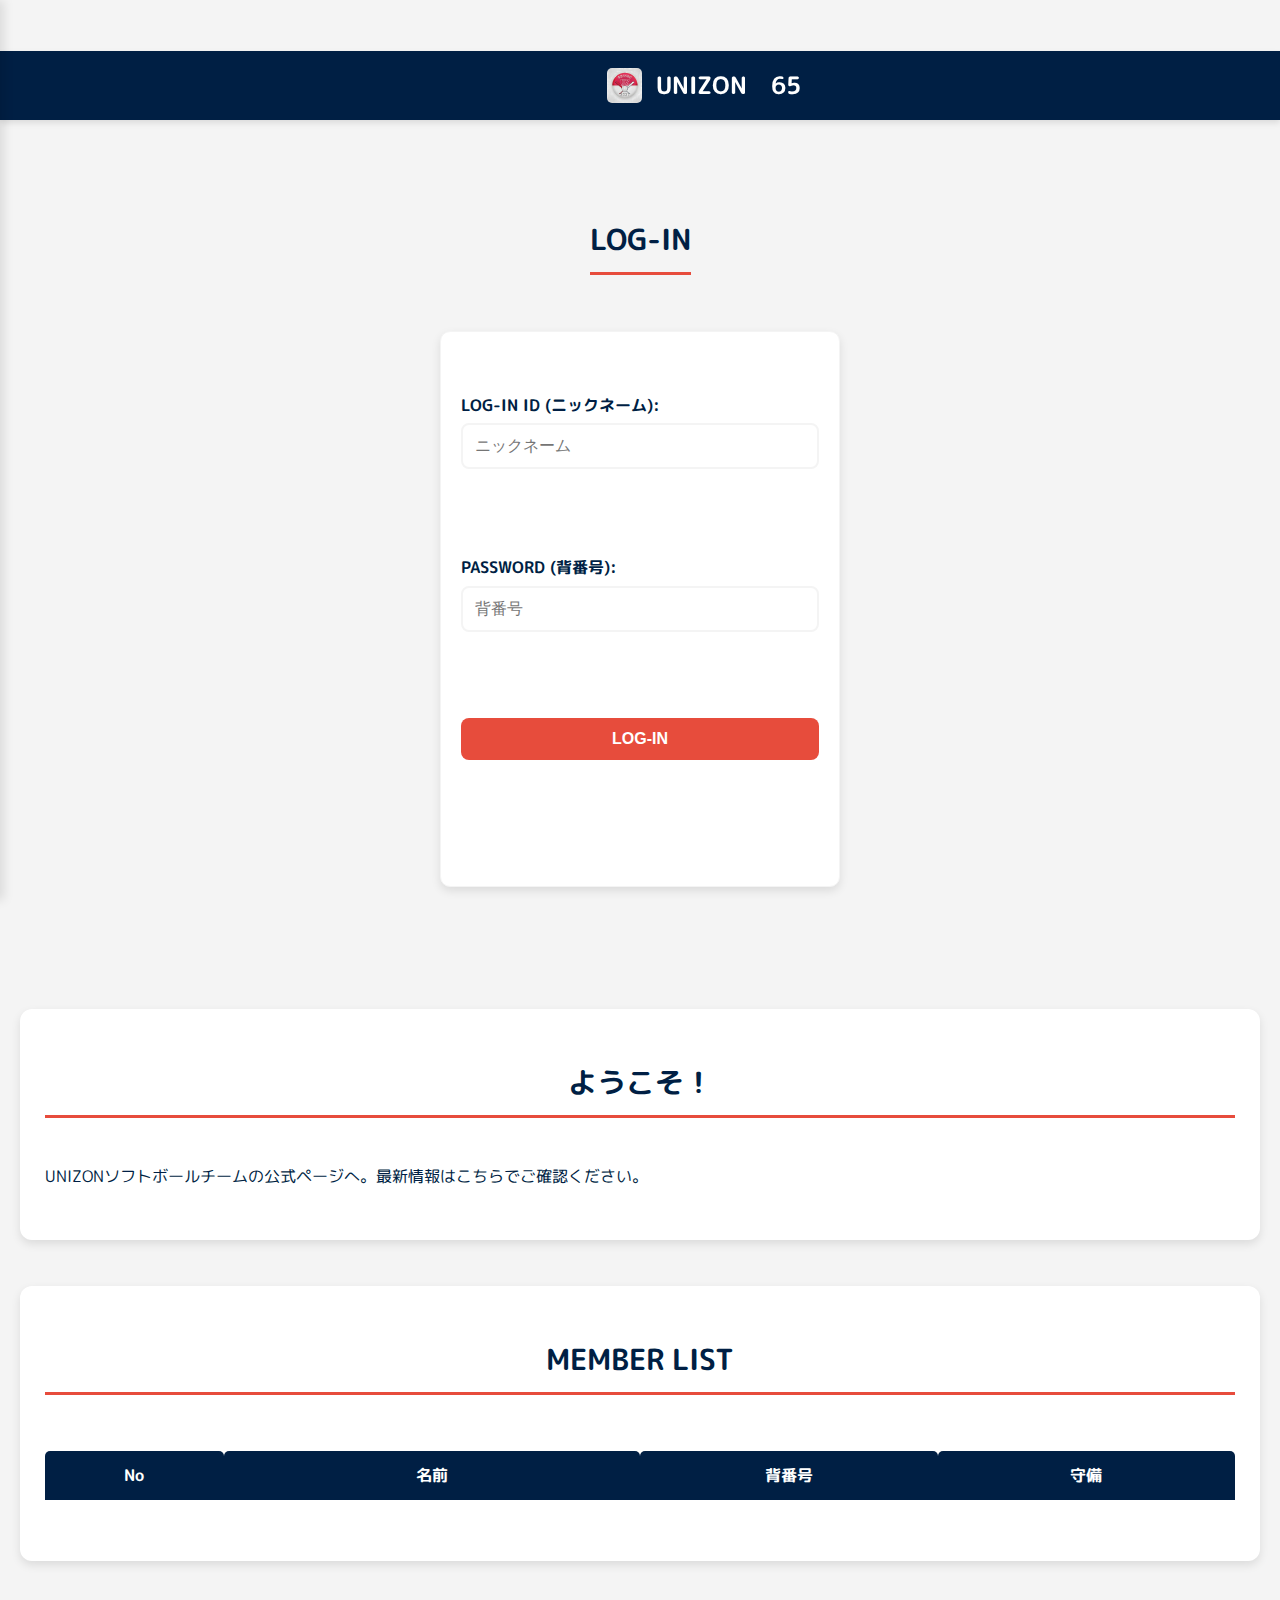
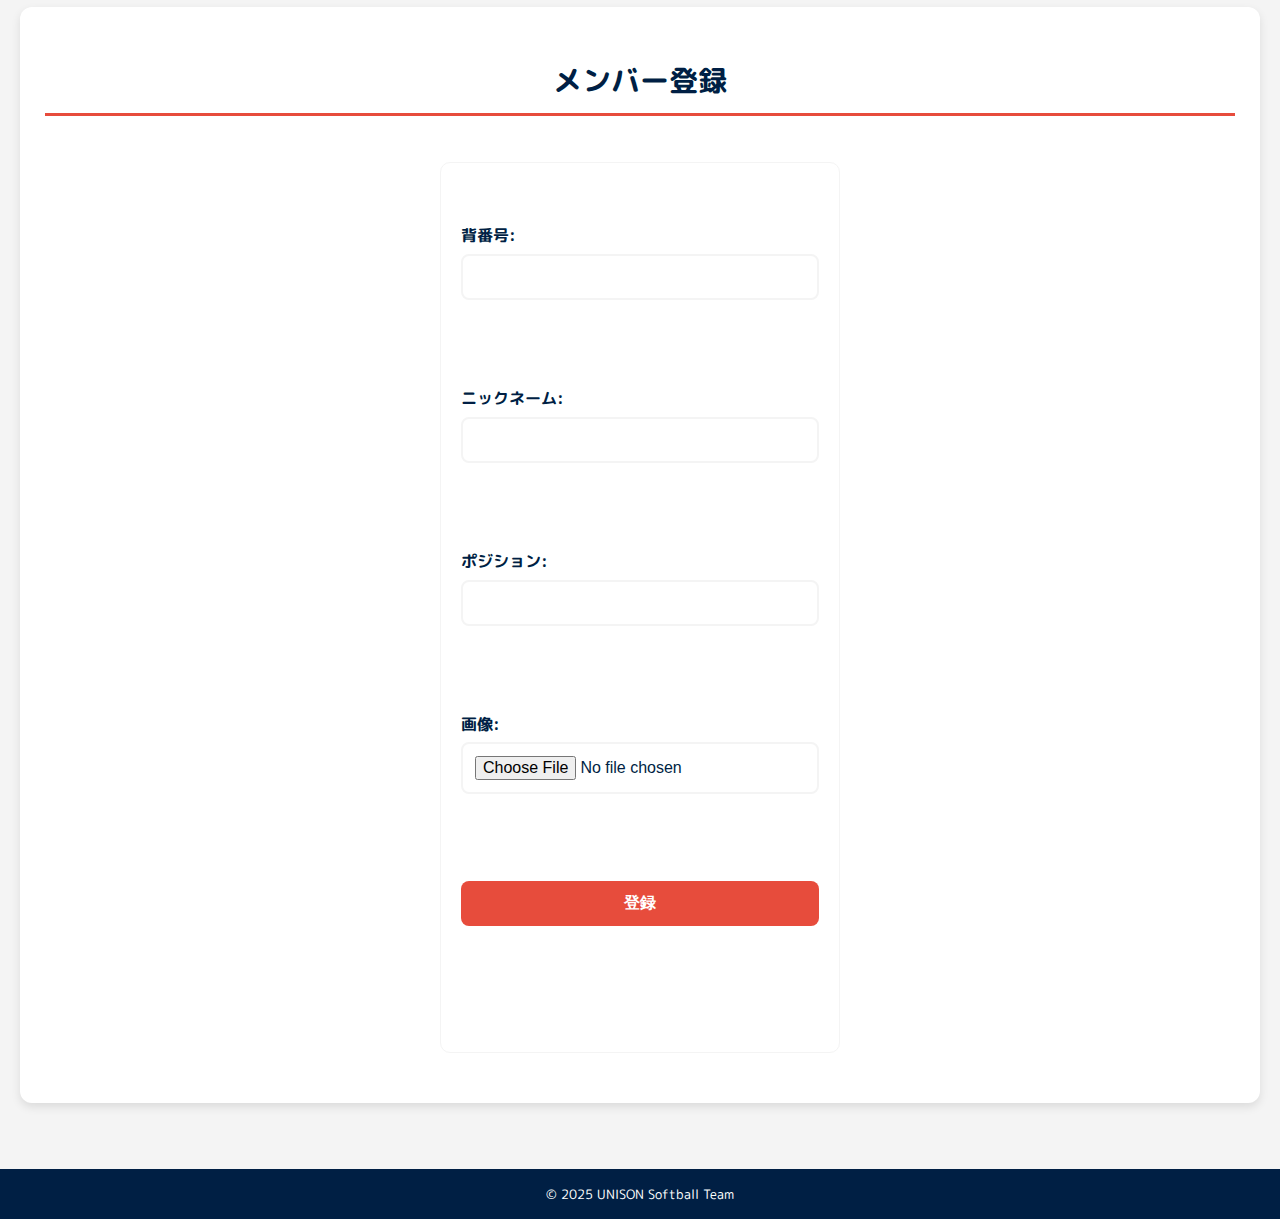
<file: index.html>
<!DOCTYPE html>
<html lang="ja">
<head>
  <meta charset="UTF-8">
  <meta name="viewport" content="width=device-width, initial-scale=1.0">
  <title>UNIZON Softball Team</title>

  <link rel="stylesheet" href="style.css">

      <link rel="apple-touch-icon" sizes="180x180" href="https://drive.google.com/uc?id=156gtF9-CKGRU9LHQQAixrCehq52Cx4Ra&alt=media">

      <link rel="icon" type="image/png" sizes="192x192" href="https://drive.google.com/uc?id=156gtF9-CKGRU9LHQQAixrCehq52Cx4Ra&alt=media">

  <meta name="msapplication-TileColor" content="#001f44"> 
    <meta name="msapplication-TileImage" content="https://drive.google.com/uc?id=156gtF9-CKGRU9LHQQAixrCehq52Cx4Ra&alt=media">

  <meta name="theme-color" content="#001f44">
</head>
<body>

<nav id="sideMenu">
  <h2>MENU</h2>
  <button class="menu-item" onclick="navigate('home')">HOME</button>
  <button class="menu-item" onclick="navigate('members')">MEMBER</button>
  <button id="menuRegister" class="menu-item" onclick="navigate('register')" style="display:none;">
    メンバー登録
  </button>  <button class="menu-item" onclick="logout()">LOG-OUT</button>

</nav>

<div id="overlay" onclick="closeMenu()"></div>

<div id="app">
  <header>
    <button id="hamburger" onclick="toggleMenu()" style="display:none;">
      <div class="bar"></div>
      <div class="bar"></div>
      <div class="bar"></div>
    </button>
    <h1> 
            <img src="images/teams-r.jpg" alt="Team Logo" class="header-logo" id="headerLogo"><p>&nbsp; UNIZON　65</p>
    </h1>
  </header>

  <main>
    <div id="login" class="page active">
      <h2>LOG-IN</h2>
      <form id="loginForm" class="form-container">
        <label>LOG-IN ID (ニックネーム):
          <input type="text" name="login_nickname" required 
            placeholder="ニックネーム" 
            pattern="[a-zA-Z0-9\_]*" 
            title="半角英数字とハイフン、アンダースコアのみ使用できます"
          >
        </label>
        <label>PASSWORD (背番号):
          <input type="password" name="login_number" required
            placeholder="背番号"
            inputmode="numeric"
            pattern="[0-9]*" 
            title="半角数字のみ使用できます"
          >
        </label>
        <button type="submit">LOG-IN</button>
        <p id="loginMessage" class="error-message"></p>
      </form>
    </div>
    
    <div id="home" class="page">
      <h2>ようこそ！</h2>
      <p>UNIZONソフトボールチームの公式ページへ。最新情報はこちらでご確認ください。</p>
    </div>

    <div id="members" class="page">
      <h2>MEMBER LIST</h2>
      <table>
        <thead>
          <tr>
            <th>No</th>
            <th>名前</th>
            <th>背番号</th>
            <th>守備</th>
          </tr>
        </thead>
        <tbody id="memberTable"></tbody>
      </table>
    </div>

    <div id="register" class="page">
      <h2 id="registerHeader">メンバー登録</h2> 
      
      <form id="registerForm" class="form-container">
        <label>背番号:
          <input type="number" name="number" id="numberInput" required> 
        </label>
        <label>ニックネーム:
          <input type="text" name="nickname" required>
        </label>
        <label>ポジション:
          <input type="text" name="position" >
        </label>
        <label>画像:
          <input type="file" id="fileInput" accept="image/*" >
        </label>
        <button type="submit">登録</button>
        <p id="registerMessage" class="error-message"></p> 
      </form>
    </div>
  </main>
</div>

<footer>&copy; 2025 UNISON Softball Team</footer>

<script src="script.js"></script>

</body>
</html>
</file>
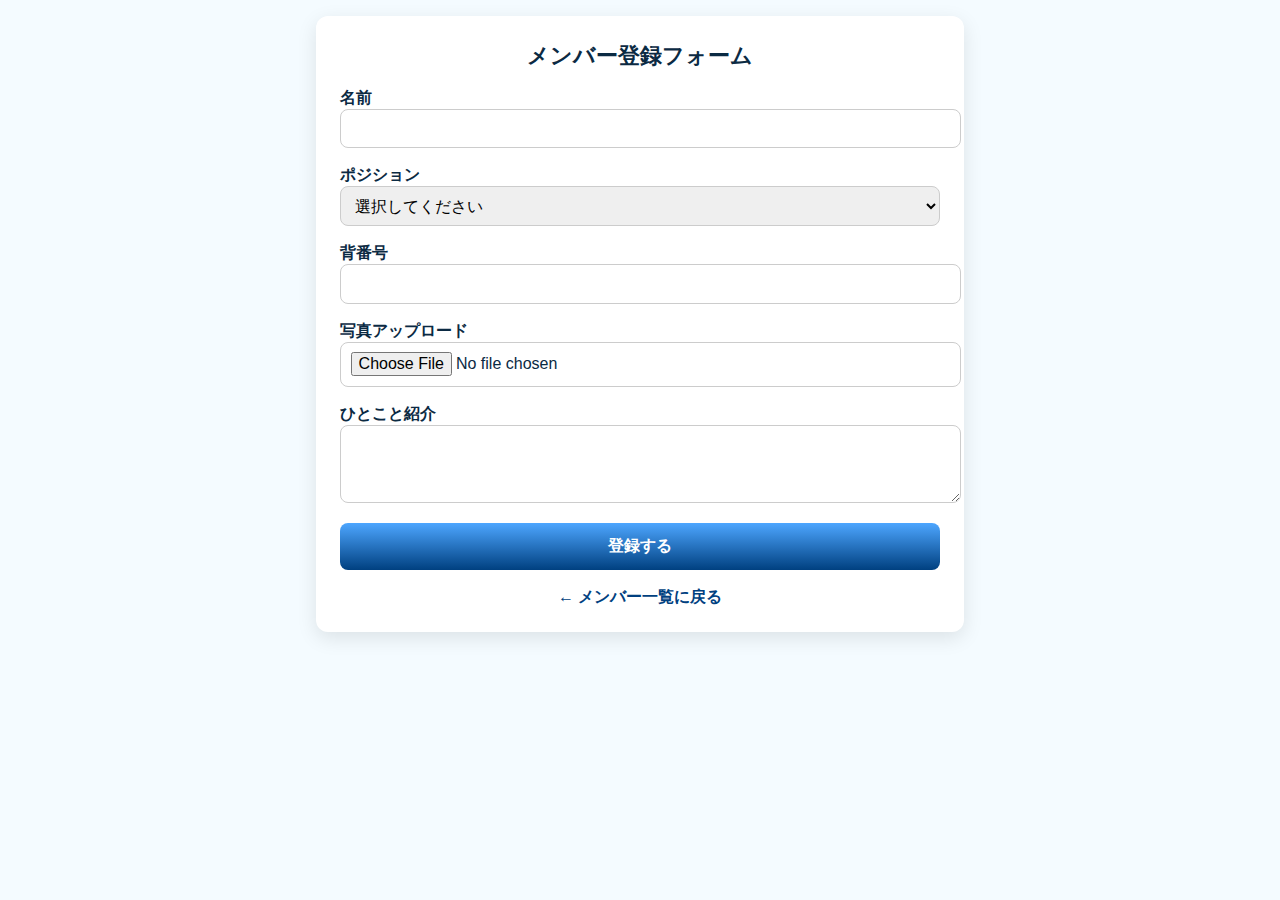
<file: register.html>
<!DOCTYPE html>
<html lang="ja">
<head>
  <meta charset="UTF-8">
  <meta name="viewport" content="width=device-width, initial-scale=1">
  <title>メンバー登録 - ソフトボールチーム</title>
  <link href="https://fonts.googleapis.com/css2?family=Fredoka:wght@400;600&display=swap" rel="stylesheet">
  <style>
    body{
      margin:0;
      font-family:'Fredoka',"Hiragino Kaku Gothic ProN","Noto Sans JP",sans-serif;
      background:#f4fbff;
      color:#0b2a43;
      padding:1rem;
    }
    .wrap{max-width:600px;margin:0 auto;background:#fff;border-radius:12px;
      padding:1.5rem;box-shadow:0 6px 20px rgba(0,0,0,0.1);}
    h1{margin-top:0;text-align:center;font-size:1.4rem;}
    form{display:flex;flex-direction:column;gap:1rem;margin-top:1rem;}
    label{font-weight:600;}
    input,select,textarea{
      padding:0.6rem;
      border:1px solid #ccc;
      border-radius:8px;
      font-size:1rem;
      width:100%;
    }
    button{
      background:linear-gradient(180deg,#4da6ff,#004080);
      color:#fff;
      border:none;
      padding:0.8rem;
      font-size:1rem;
      border-radius:8px;
      cursor:pointer;
      font-weight:600;
      transition:0.2s;
    }
    button:hover{opacity:0.9;}
    .back-link{text-align:center;margin-top:1rem;}
    .back-link a{color:#004080;text-decoration:none;font-weight:600;}
  </style>
</head>
<body>
  <div class="wrap">
    <h1>メンバー登録フォーム</h1>
    <form action="submit_member.php" method="post" enctype="multipart/form-data">
      <div>
        <label for="name">名前</label>
        <input type="text" id="name" name="name" required>
      </div>
      <div>
        <label for="position">ポジション</label>
        <select id="position" name="position" required>
          <option value="">選択してください</option>
          <option value="投手">投手</option>
          <option value="捕手">捕手</option>
          <option value="内野手">内野手</option>
          <option value="外野手">外野手</option>
        </select>
      </div>
      <div>
        <label for="number">背番号</label>
        <input type="number" id="number" name="number" min="0" max="99">
      </div>
      <div>
        <label for="photo">写真アップロード</label>
        <input type="file" id="photo" name="photo" accept="image/*">
      </div>
      <div>
        <label for="comment">ひとこと紹介</label>
        <textarea id="comment" name="comment" rows="3"></textarea>
      </div>
      <button type="submit">登録する</button>
    </form>
    <div class="back-link">
      <a href="members.html">← メンバー一覧に戻る</a>
    </div>
  </div>
</body>
</html>
</file>
<file: style.css>
/*
 * UNIZON Softball Team - style.css (最終調整版)
 * サイドメニュー開閉機能対応
 */
@import url('https://fonts.googleapis.com/css2?family=M+PLUS+Rounded+1c:wght@400;700&display=swap');

:root {
    /* カラーパレット */
    --primary-color: #001f44; /* ネイビー */
    --secondary-color: #ffffff; /* 白 */
    --accent-color: #e74c3c; /* 赤 */
    --light-gray: #f4f4f4; /* 背景用の薄いグレー */
    --shadow-color: rgba(0, 0, 0, 0.1);
}

* {
    box-sizing: border-box;
    margin: 0;
    padding: 0;
}

body {
    font-family: 'M PLUS Rounded 1c', sans-serif; /* 丸文字系のフォント */
    line-height: 1.6;
    background-color: var(--light-gray);
    color: var(--primary-color);
    transition: background-color 0.3s ease;
    min-height: 100vh;
    display: flex;
    flex-direction: column;
}

/*
 * ヘッダーとロゴ
 */
header {
    background-color: var(--primary-color);
    color: var(--secondary-color);
    padding: 15px 0; 
    display: flex;
    align-items: center;
    justify-content: space-between;
    box-shadow: 0 3px 6px var(--shadow-color);
    position: sticky;
    top: 0;
    z-index: 100;
    flex-shrink: 0;
}

header h1 {
    font-size: 1.5rem;
    display: flex;
    align-items: center;
    font-weight: 700;
    /* ハンバーガーボタンと被らないようパディングを調整 */
    padding-left: 65px; 
}

.header-logo {
    height: 35px; /* ロゴの高さ */
    margin-left: 10px;
    border-radius: 5px;
}

/*
 * ハンバーガーメニューボタン 
 */
#hamburger {
    /* メニュー開閉に対応するため、画面に固定し、z-indexを高く設定 */
    position: fixed !important; 
    top: 15px; 
    left: 15px; 
    z-index: 210; 
    
    background: none;
    border: none;
    padding: 0;
    width: 30px;
    height: 35px; 
    display: flex; 
    flex-direction: column;
    justify-content: space-around;
    cursor: pointer;
}

.bar {
    width: 100%;
    height: 3px;
    background-color: var(--secondary-color);
    border-radius: 5px;
    transition: transform 0.3s, opacity 0.3s;
}

/*
 * メインコンテンツエリア
 */
#app {
    display: flex;
    flex-direction: column;
    flex-grow: 1;
}

main {
    padding: 20px;
    flex-grow: 1;
    display: flex;
    flex-direction: column;
}

.page {
    background-color: var(--secondary-color);
    padding: 25px;
    border-radius: 12px; 
    box-shadow: 0 4px 10px var(--shadow-color);
    margin-bottom: 20px;
    display: none; 
    flex-grow: 1;
    display: flex;
    flex-direction: column;
}

.page.active {
    display: flex; 
}

.page h2 {
    color: var(--primary-color);
    border-bottom: 3px solid var(--accent-color);
    padding-bottom: 10px;
    margin-bottom: 20px;
    font-size: 1.8rem;
    font-weight: 700;
    text-align: center;
}

/* ログイン画面の個別調整 */
#login {
    justify-content: center; 
    align-items: center;
    padding: 0; 
    box-shadow: none; 
    background-color: transparent; 
}
#login .form-container {
    margin-top: 10px; 
    margin-bottom: 50px;
    background-color: var(--secondary-color);
    box-shadow: 0 4px 10px var(--shadow-color);
}

/*
 * フォームの共通スタイル
 */
.form-container {
    display: flex;
    flex-direction: column;
    gap: 15px;
    max-width: 400px;
    margin: auto; 
    padding: 20px;
    border: 1px solid var(--light-gray);
    border-radius: 10px;
    width: 100%;
}

label {
    font-weight: 700;
    display: flex;
    flex-direction: column;
    gap: 5px;
}

input[type="text"],
input[type="password"],
input[type="number"],
input[type="file"] {
    padding: 12px;
    border: 2px solid var(--light-gray);
    border-radius: 8px; 
    font-size: 1rem;
    transition: border-color 0.3s;
}

input:focus {
    border-color: var(--accent-color);
    outline: none;
}

/*
 * ボタンの共通スタイル
 */
button[type="submit"],
.menu-item {
    background-color: var(--accent-color);
    color: var(--secondary-color);
    border: none;
    padding: 12px 20px;
    border-radius: 8px; 
    cursor: pointer;
    font-size: 1rem;
    font-weight: 700;
    transition: background-color 0.3s, transform 0.1s;
    text-align: center;
}

button[type="submit"]:hover,
.menu-item:hover {
    background-color: #c0392b; 
    transform: translateY(-1px);
}

/*
 * サイドメニュー (ナビゲーション) - 開閉ロジックの核となる部分
 */
#sideMenu {
    position: fixed;
    top: 0;
    left: -250px; /* 初期状態: 画面外に隠す */
    width: 250px;
    height: 100%;
    background-color: var(--primary-color);
    color: var(--secondary-color);
    box-shadow: 4px 0 10px var(--shadow-color);
    padding: 20px;
    transition: left 0.3s ease; /* スライドアニメーション */
    z-index: 200;
    display: flex;
    flex-direction: column;
    gap: 10px;
}

/* JavaScriptで 'open' クラスが付いた時にメニューを表示 */
#sideMenu.open {
    left: 0; 
}

#sideMenu h2 {
    color: var(--accent-color);
    margin-bottom: 15px;
    font-size: 1.5rem;
    font-weight: 700;
}

#sideMenu .menu-item {
    width: 100%;
    background-color: transparent;
    border: 2px solid var(--secondary-color);
    color: var(--secondary-color);
    padding: 10px;
    text-align: left;
}

#sideMenu .menu-item:hover {
    background-color: var(--accent-color);
    border-color: var(--accent-color);
}

/*
 * オーバーレイ
 */
#overlay {
    position: fixed;
    top: 0;
    left: 0;
    width: 100%;
    height: 100%;
    background-color: rgba(0, 0, 0, 0.5);
    z-index: 190;
    display: none; /* 初期状態: 非表示 */
}

/* JavaScriptで 'open' クラスが付いた時にオーバーレイを表示 */
#overlay.open {
    display: block; 
}

/*
 * メンバーリストのテーブル
 */
#members table {
    width: 100%;
    border-collapse: separate; 
    border-spacing: 0 10px; 
    table-layout: fixed; 
}

#members th,
#members td {
    padding: 12px;
    text-align: center; 
    vertical-align: middle; 
    border: none; 
    word-wrap: break-word; 
}

/* 列幅の調整 */
#members thead th:nth-child(1),
#members tbody td:nth-child(1) {
    width: 15%; /* 背番号 */
}

#members thead th:nth-child(2),
#members tbody td:nth-child(2) {
    width: 35%; /* NAME */
}

#members thead th:nth-child(3),
#members tbody td:nth-child(3) {
    width: 25%; /* 守備 */
}

#members thead th:nth-child(4),
#members tbody td:nth-child(4) {
    width: 25%; /* 画像 */
}

#members thead th {
    background-color: var(--primary-color);
    color: var(--secondary-color);
    font-weight: 700;
    border-radius: 5px 5px 0 0; 
    position: sticky;
    top: 60px; 
    z-index: 50;
}

#members tbody tr {
    background-color: var(--light-gray);
    transition: background-color 0.2s;
    border-radius: 8px;
    overflow: hidden; 
}

#members tbody tr:hover {
    background-color: #e0e0e0;
}

#members tbody tr td:first-child {
    border-top-left-radius: 8px;
    border-bottom-left-radius: 8px;
}

#members tbody tr td:last-child {
    border-top-right-radius: 8px;
    border-bottom-right-radius: 8px;
}

/* 画像を丸くする */
#members img {
    width: 50px;
    height: 50px;
    object-fit: cover;
    border-radius: 50%; /* 真円 */
    border: 2px solid var(--accent-color);
    display: block; 
    margin: 0 auto; 
}

/*
 * メッセージ表示
 */
.error-message {
    color: var(--accent-color);
    text-align: center;
    margin-top: 10px;
    font-weight: 700;
}

/*
 * フッター
 */
footer {
    text-align: center;
    padding: 15px;
    background-color: var(--primary-color);
    color: var(--secondary-color);
    font-size: 0.8rem;
    flex-shrink: 0;
}
</file>
